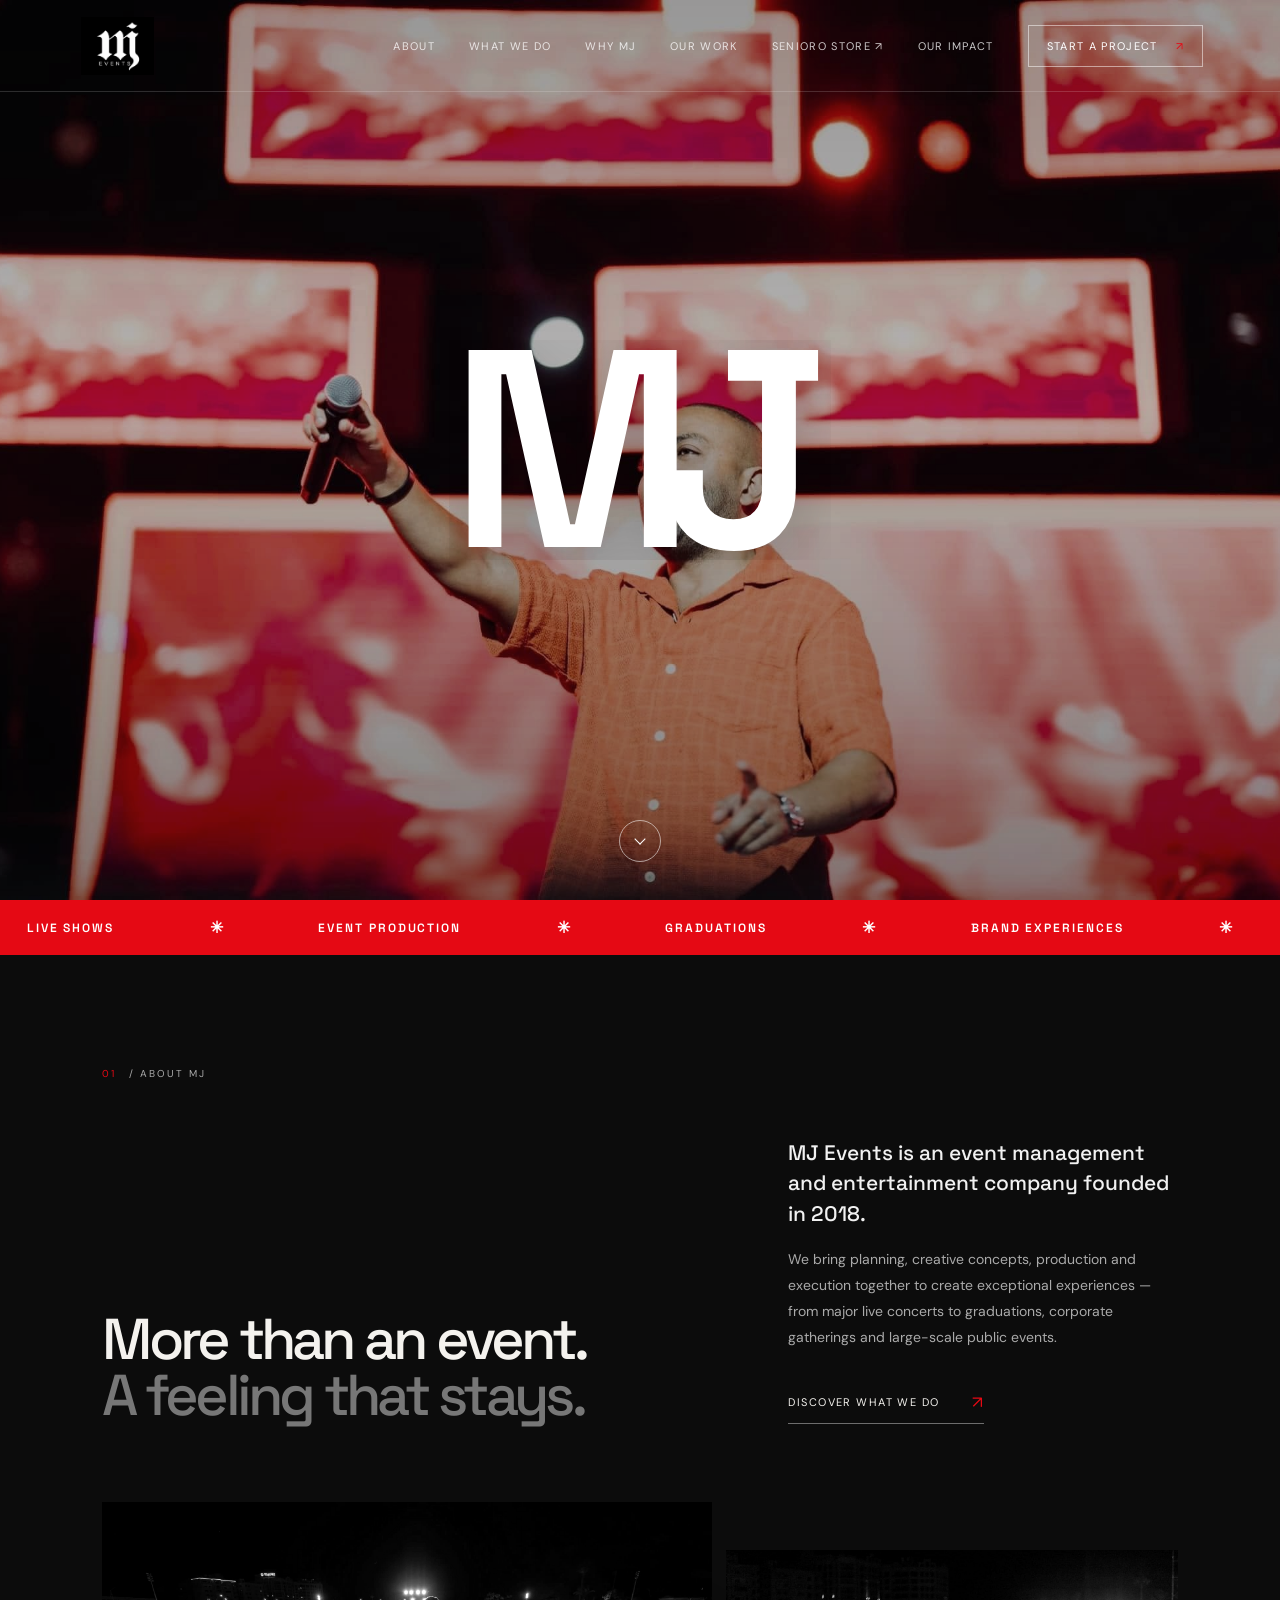
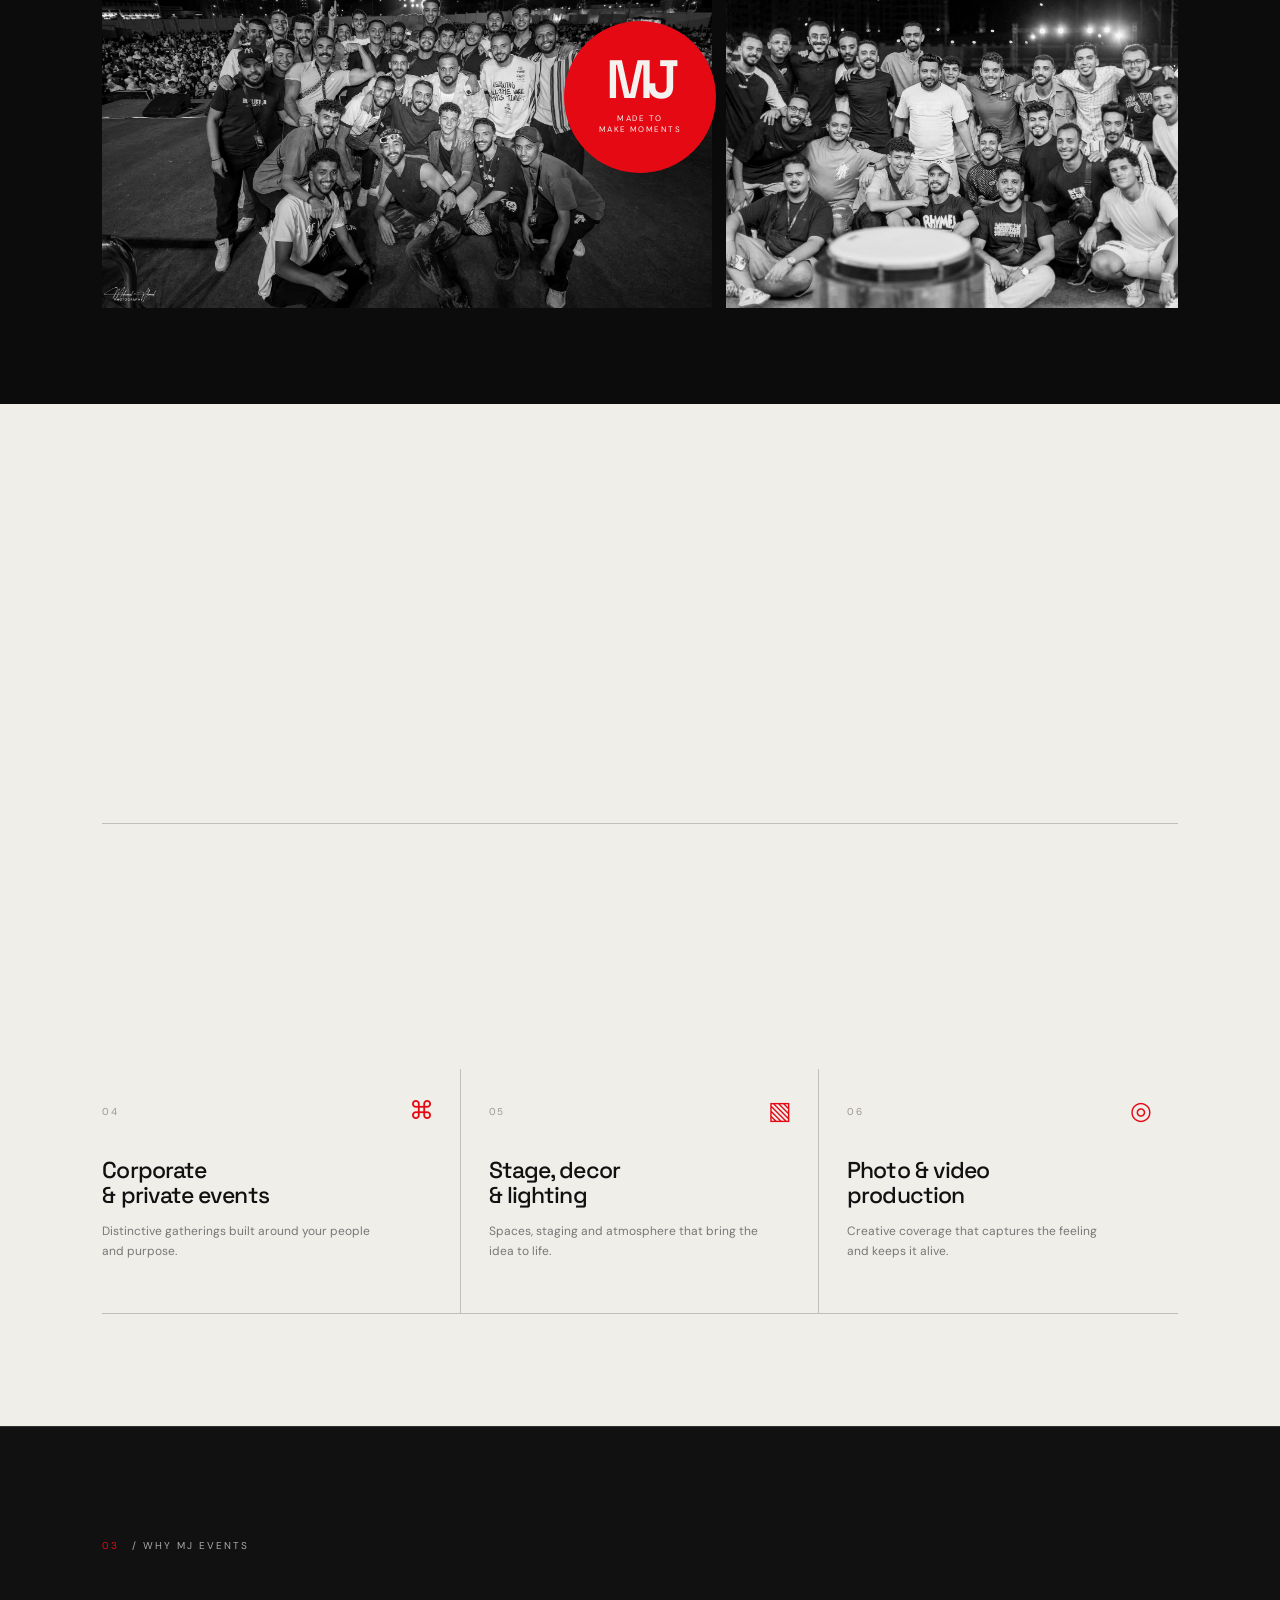
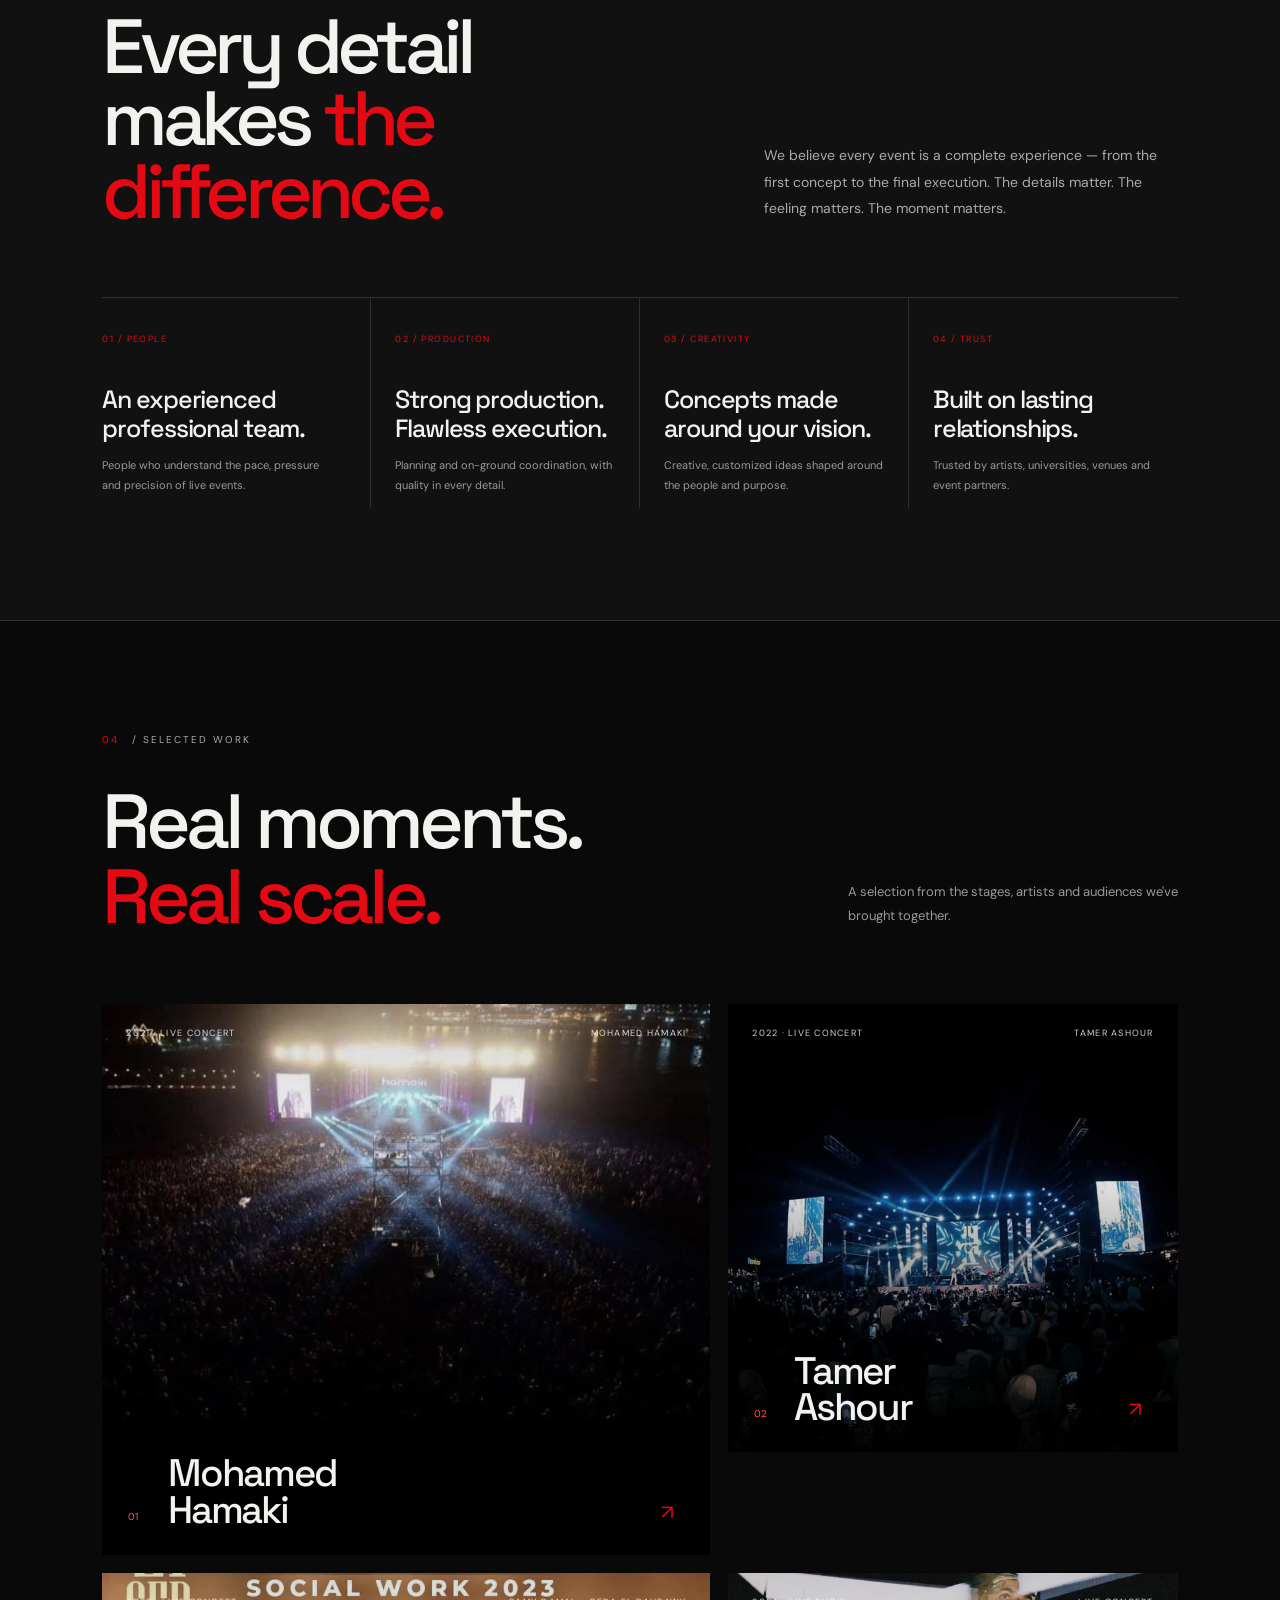
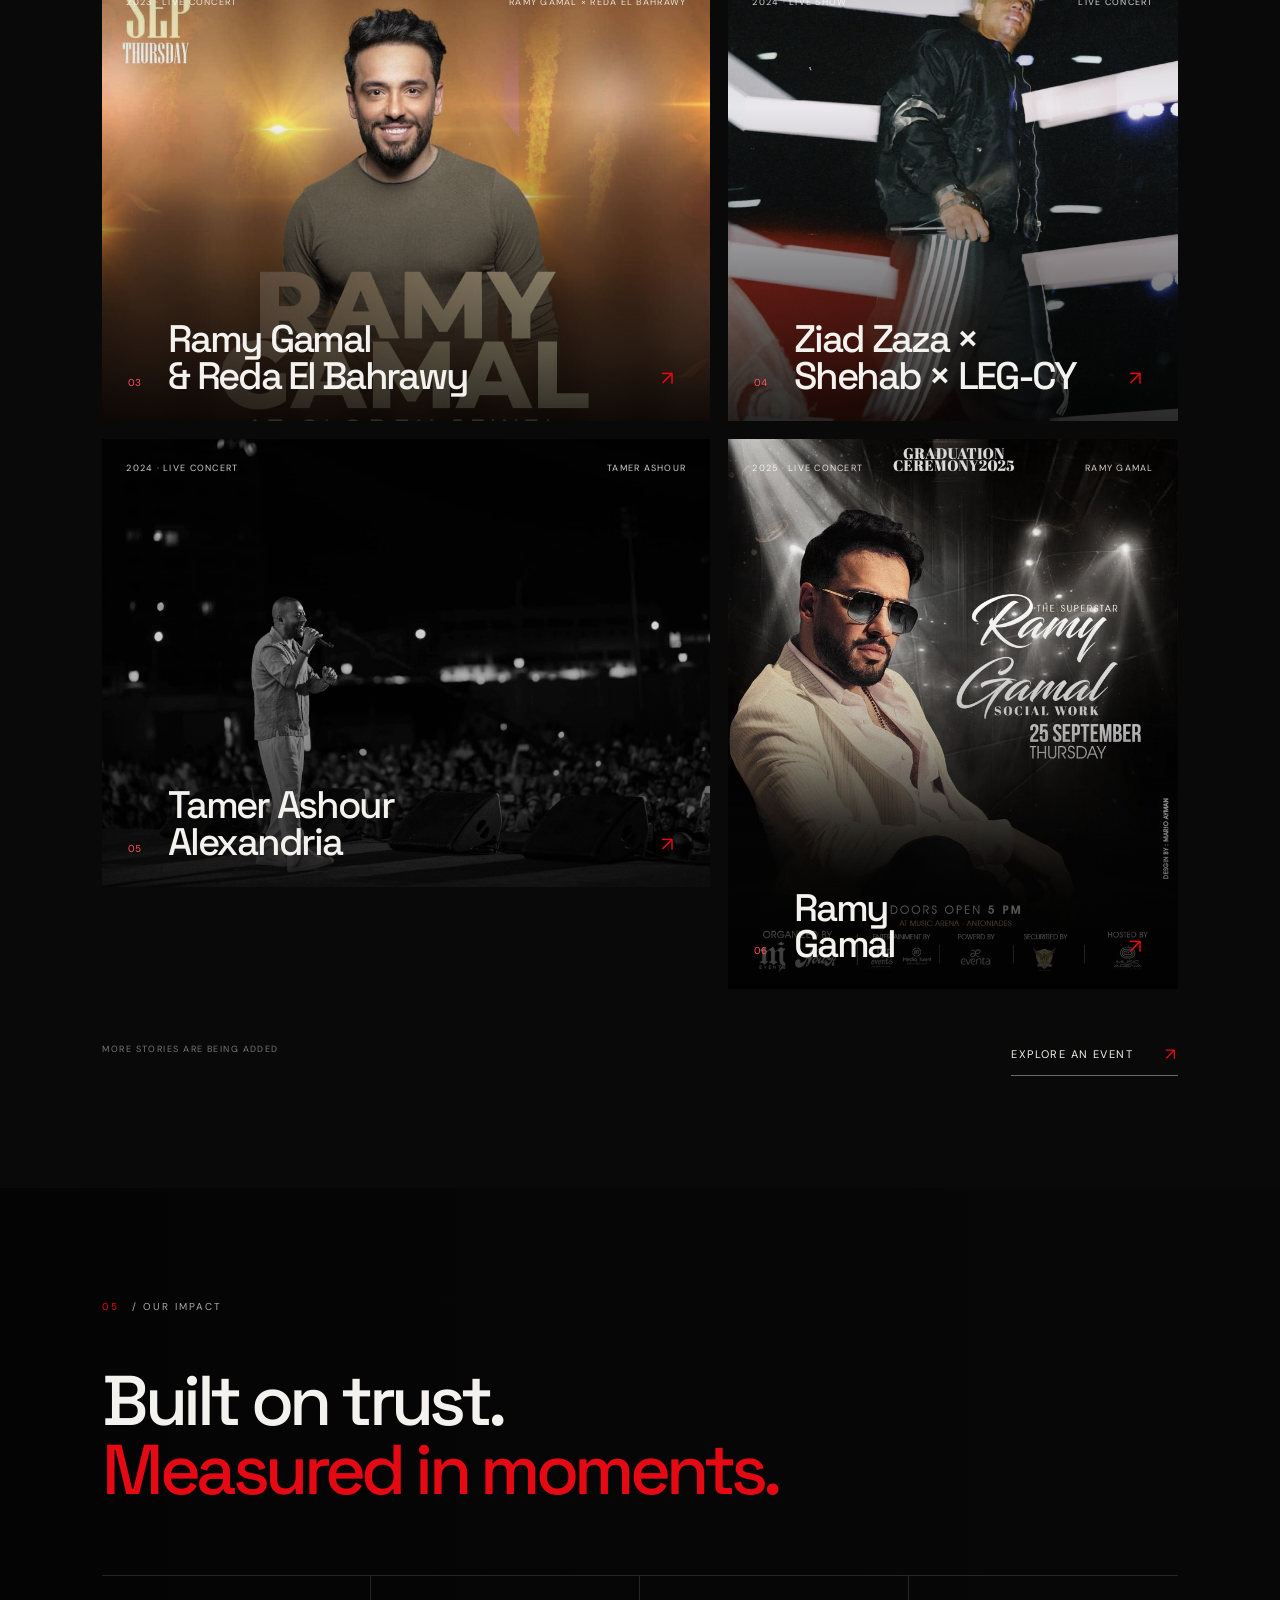
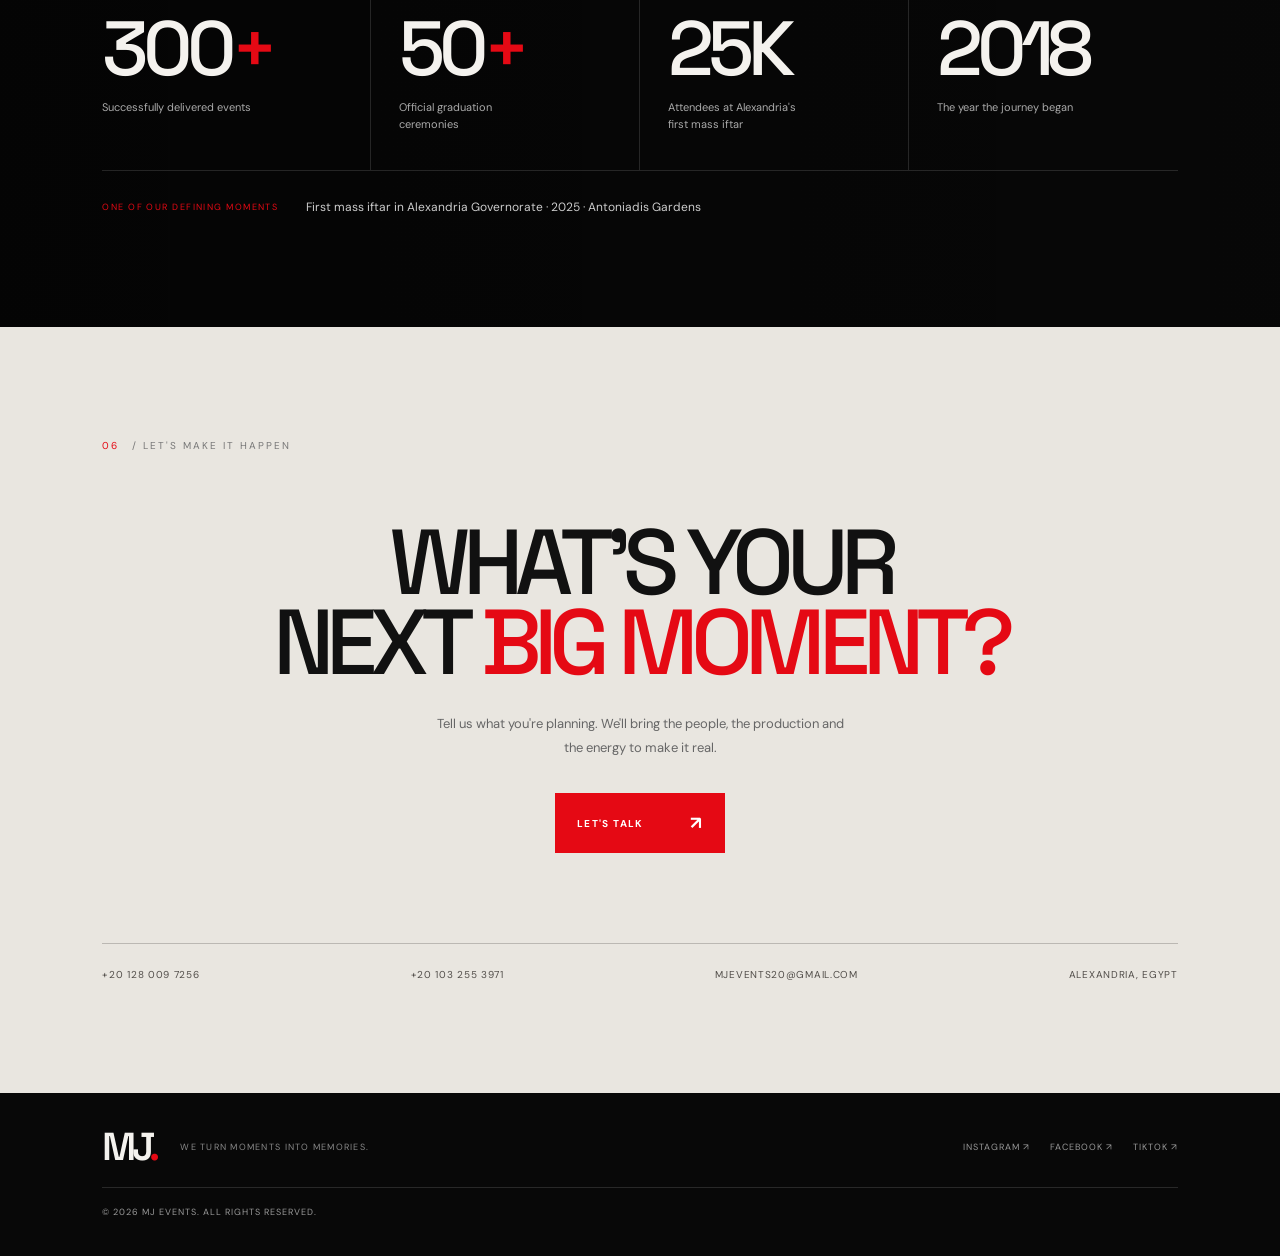
<file: index.html>
<!doctype html>
<html lang="en">
<head>
  <meta charset="UTF-8">
  <meta name="viewport" content="width=device-width, initial-scale=1">
  <meta name="theme-color" content="#080808">
  <meta name="description" content="MJ Events creates exceptional live events, concerts, graduations and brand experiences in Egypt. Delivering unforgettable experiences since 2018.">
  <title>MJ Events — We Turn Moments Into Memories</title>
  <link rel="preconnect" href="https://fonts.googleapis.com">
  <link rel="preconnect" href="https://fonts.gstatic.com" crossorigin>
  <link href="https://fonts.googleapis.com/css2?family=DM+Sans:wght@400;500;600;700&family=Space+Grotesk:wght@400;500;600;700&display=swap" rel="stylesheet">
  <link rel="stylesheet" href="/styles.css">
  <script src="/app.js" defer></script>
</head>
<body>
  <div class="site-shell">
    <header class="site-header" id="top">
      <a class="brand" href="/" aria-label="MJ Events home">
        <img src="/public/images/mjevents%20logo.png" alt="MJ Events">
      </a>
      <button class="menu-toggle" id="menu-toggle" aria-label="Open navigation" aria-expanded="false">
        <span></span><span></span>
      </button>
      <nav class="main-nav" id="main-nav" aria-label="Main navigation">
        <a href="#about">About</a>
        <a href="#services">What we do</a>
        <a href="#philosophy">Why MJ</a>
        <a href="#work">Our work</a>
        <a href="./senioro.html">Senioro Store <span class="senioro-nav-mark">↗</span></a>
        <a href="#impact">Our impact</a>
        <a class="nav-contact" href="#contact">Start a project <span>↗</span></a>
      </nav>
    </header>

    <main>
      <section class="hero" aria-label="MJ Events opening scene">
        <img class="hero-image" src="/public/images/tamerashour-24%204.jpg" alt="" fetchpriority="high">
        <div class="hero-scrim"></div>
        <div class="hero-mark" aria-label="MJ">MJ</div>
        <a class="hero-scroll" href="#about" aria-label="Scroll to explore"><span></span></a>
      </section>

      <div class="ticker" aria-label="MJ Events services">
        <div class="ticker-track">
          <span>LIVE SHOWS</span><b>✳</b><span>EVENT PRODUCTION</span><b>✳</b><span>GRADUATIONS</span><b>✳</b><span>BRAND EXPERIENCES</span><b>✳</b><span>LIVE SHOWS</span><b>✳</b><span>EVENT PRODUCTION</span><b>✳</b><span>GRADUATIONS</span><b>✳</b><span>BRAND EXPERIENCES</span><b>✳</b>
        </div>
      </div>

      <section class="intro-section section-pad" id="about">
        <div class="section-kicker"><span>01</span> / ABOUT MJ</div>
        <div class="intro-grid">
          <h2>More than an event.<br><span>A feeling that stays.</span></h2>
          <div class="intro-copy">
            <p class="lead">MJ Events is an event management and entertainment company founded in 2018.</p>
            <p>We bring planning, creative concepts, production and execution together to create exceptional experiences — from major live concerts to graduations, corporate gatherings and large-scale public events.</p>
            <a class="text-link" href="#services">Discover what we do <span>↗</span></a>
          </div>
        </div>
        <div class="about-visual">
          <img src="/public/images/our%20team.jpg" alt="The MJ Events team" loading="lazy">
          <img src="/public/images/our%20team%202.jpg" alt="MJ Events team working on an event" loading="lazy">
          <div class="about-stamp"><span>MJ</span><small>MADE TO<br>MAKE MOMENTS</small></div>
        </div>
      </section>

      <section class="services-section section-pad" id="services">
        <div class="section-heading">
          <div class="section-kicker"><span>02</span> / WHAT WE DO</div>
          <div>
            <h2>Ideas into<br><em>experiences.</em></h2>
            <p>One team. Every detail. From concept to the final moment.</p>
          </div>
        </div>
        <div class="services-grid">
          <article class="service-card"><span class="service-no">01</span><div class="service-symbol">✳</div><h3>Event planning<br>& management</h3><p>Clear direction, smart planning and confident on-ground execution.</p></article>
          <article class="service-card"><span class="service-no">02</span><div class="service-symbol">◉</div><h3>Concerts<br>& live shows</h3><p>Artist-led experiences, audience energy and show production.</p></article>
          <article class="service-card"><span class="service-no">03</span><div class="service-symbol">✦</div><h3>Graduation<br>ceremonies</h3><p>Milestone celebrations designed to feel as special as the moment.</p></article>
          <article class="service-card"><span class="service-no">04</span><div class="service-symbol">⌘</div><h3>Corporate<br>& private events</h3><p>Distinctive gatherings built around your people and purpose.</p></article>
          <article class="service-card"><span class="service-no">05</span><div class="service-symbol">▧</div><h3>Stage, decor<br>& lighting</h3><p>Spaces, staging and atmosphere that bring the idea to life.</p></article>
          <article class="service-card"><span class="service-no">06</span><div class="service-symbol">◎</div><h3>Photo & video<br>production</h3><p>Creative coverage that captures the feeling and keeps it alive.</p></article>
        </div>
      </section>

      <section class="philosophy-section section-pad" id="philosophy">
<div class="section-kicker"><span>03</span> / WHY MJ EVENTS</div>
<div class="philosophy-head"><h2>Every detail<br>makes <em>the difference.</em></h2><p>We believe every event is a complete experience — from the first concept to the final execution. The details matter. The feeling matters. The moment matters.</p></div>
<div class="philosophy-grid">
<article><span>01 / PEOPLE</span><h3>An experienced<br>professional team.</h3><p>People who understand the pace, pressure and precision of live events.</p></article>
<article><span>02 / PRODUCTION</span><h3>Strong production.<br>Flawless execution.</h3><p>Planning and on-ground coordination, with quality in every detail.</p></article>
<article><span>03 / CREATIVITY</span><h3>Concepts made<br>around your vision.</h3><p>Creative, customized ideas shaped around the people and purpose.</p></article>
<article><span>04 / TRUST</span><h3>Built on lasting<br>relationships.</h3><p>Trusted by artists, universities, venues and event partners.</p></article>
</div></section>
      <section class="work-section section-pad" id="work">
        <div class="work-heading">
          <div>
            <div class="section-kicker"><span>04</span> / SELECTED WORK</div>
            <h2>Real moments.<br><em>Real scale.</em></h2>
          </div>
          <p>A selection from the stages, artists and audiences we've brought together.</p>
        </div>
        <div class="events-grid">
          <a class="event-card event-large" href="/event.html?event=hamaki-2021">
            <img src="/public/images/hamaki-21%20-2.jpg" alt="Mohamed Hamaki live in 2021" loading="lazy">
            <div class="event-overlay"></div><div class="event-meta"><span>2021 · LIVE CONCERT</span><span>MOHAMED HAMAKI</span></div>
            <div class="event-title"><span>01</span><h3>Mohamed<br>Hamaki</h3><b>↗</b></div>
          </a>
          <a class="event-card" href="/event.html?event=tamer-ashour-2022">
            <img src="/public/images/tamerashour-22%203.jpg" alt="Tamer Ashour live in 2022" loading="lazy">
            <div class="event-overlay"></div><div class="event-meta"><span>2022 · LIVE CONCERT</span><span>TAMER ASHOUR</span></div>
            <div class="event-title"><span>02</span><h3>Tamer<br>Ashour</h3><b>↗</b></div>
          </a>
          <a class="event-card" href="/event.html?event=ramy-reda-2023">
            <img src="/public/images/redaxramygamal-23%202.jpg" alt="Ramy Gamal and Reda El Bahrawy in 2023" loading="lazy">
            <div class="event-overlay"></div><div class="event-meta"><span>2023 · LIVE CONCERT</span><span>RAMY GAMAL × REDA EL BAHRAWY</span></div>
            <div class="event-title"><span>03</span><h3>Ramy Gamal<br>& Reda El Bahrawy</h3><b>↗</b></div>
          </a>
          <a class="event-card" href="/event.html?event=zaza-shehab-2024">
            <img src="/public/images/zaza%20x%20shehab%20x%20legecy%206.jpg" alt="Ziad Zaza, Shehab El Sayed and LEG-CY in 2024" loading="lazy">
            <div class="event-overlay"></div><div class="event-meta"><span>2024 · LIVE SHOW</span><span>LIVE CONCERT</span></div>
            <div class="event-title"><span>04</span><h3>Ziad Zaza ×<br>Shehab × LEG-CY</h3><b>↗</b></div>
          </a>
          <a class="event-card" href="/event.html?event=tamer-ashour-2024">
            <img src="/public/images/tamerashour-24%203.jpg" alt="Tamer Ashour live in 2024" loading="lazy">
            <div class="event-overlay"></div><div class="event-meta"><span>2024 · LIVE CONCERT</span><span>TAMER ASHOUR</span></div>
            <div class="event-title"><span>05</span><h3>Tamer Ashour<br>Alexandria</h3><b>↗</b></div>
          </a>
          <a class="event-card event-large" href="/event.html?event=ramy-gamal-2025">
            <img src="/public/images/ramygamal%20x%20felo%20-25.jpg" alt="Ramy Gamal live in 2025" loading="lazy">
            <div class="event-overlay"></div><div class="event-meta"><span>2025 · LIVE CONCERT</span><span>RAMY GAMAL</span></div>
            <div class="event-title"><span>06</span><h3>Ramy<br>Gamal</h3><b>↗</b></div>
          </a>
        </div>
        <div class="work-foot"><span>MORE STORIES ARE BEING ADDED</span><a class="text-link" href="/event.html?event=hamaki-2021">Explore an event <span>↗</span></a></div>
      </section>

      <section class="impact-section" id="impact">
        <div class="impact-backdrop"></div>
        <div class="impact-content section-pad">
          <div class="section-kicker"><span>05</span> / OUR IMPACT</div>
          <h2>Built on trust.<br><em>Measured in moments.</em></h2>
          <div class="stats-grid">
            <div class="stat"><strong>300<span>+</span></strong><p>Successfully delivered events</p></div>
            <div class="stat"><strong>50<span>+</span></strong><p>Official graduation ceremonies</p></div>
            <div class="stat"><strong>25K</strong><p>Attendees at Alexandria's first mass iftar</p></div>
            <div class="stat"><strong>2018</strong><p>The year the journey began</p></div>
          </div>
          <div class="iftar-note"><span>ONE OF OUR DEFINING MOMENTS</span><p>First mass iftar in Alexandria Governorate · 2025 · Antoniadis Gardens</p></div>
        </div>
      </section>

      <section class="contact-section section-pad" id="contact">
        <div class="section-kicker"><span>06</span> / LET'S MAKE IT HAPPEN</div>
        <div class="contact-inner">
          <h2>WHAT'S YOUR<br>NEXT <em>BIG MOMENT?</em></h2>
          <p>Tell us what you're planning. We'll bring the people, the production and the energy to make it real.</p>
          <a class="contact-button" href="mailto:mjevents20@gmail.com">LET'S TALK <span>↗</span></a>
        </div>
        <div class="contact-details">
          <a href="tel:+201280097256">+20 128 009 7256</a>
          <a href="tel:+201032553971">+20 103 255 3971</a>
          <a href="mailto:mjevents20@gmail.com">MJEVENTS20@GMAIL.COM</a>
          <span>ALEXANDRIA, EGYPT</span>
        </div>
      </section>
    </main>

    <footer class="site-footer">
      <a class="footer-brand" href="#top">MJ<span>.</span></a>
      <p>WE TURN MOMENTS INTO MEMORIES.</p>
      <div class="footer-socials">
        <a href="https://www.instagram.com/mjeventsofficial/" target="_blank" rel="noopener noreferrer">INSTAGRAM ↗</a>
        <a href="https://www.facebook.com/share/1847Q61F31/" target="_blank" rel="noopener noreferrer">FACEBOOK ↗</a>
        <a href="https://www.tiktok.com/@mjevents1" target="_blank" rel="noopener noreferrer">TIKTOK ↗</a>
      </div>
      <small>© <span id="year">2026</span> MJ EVENTS. ALL RIGHTS RESERVED.</small>
    </footer>
  </div>
</body>
</html>
</file>
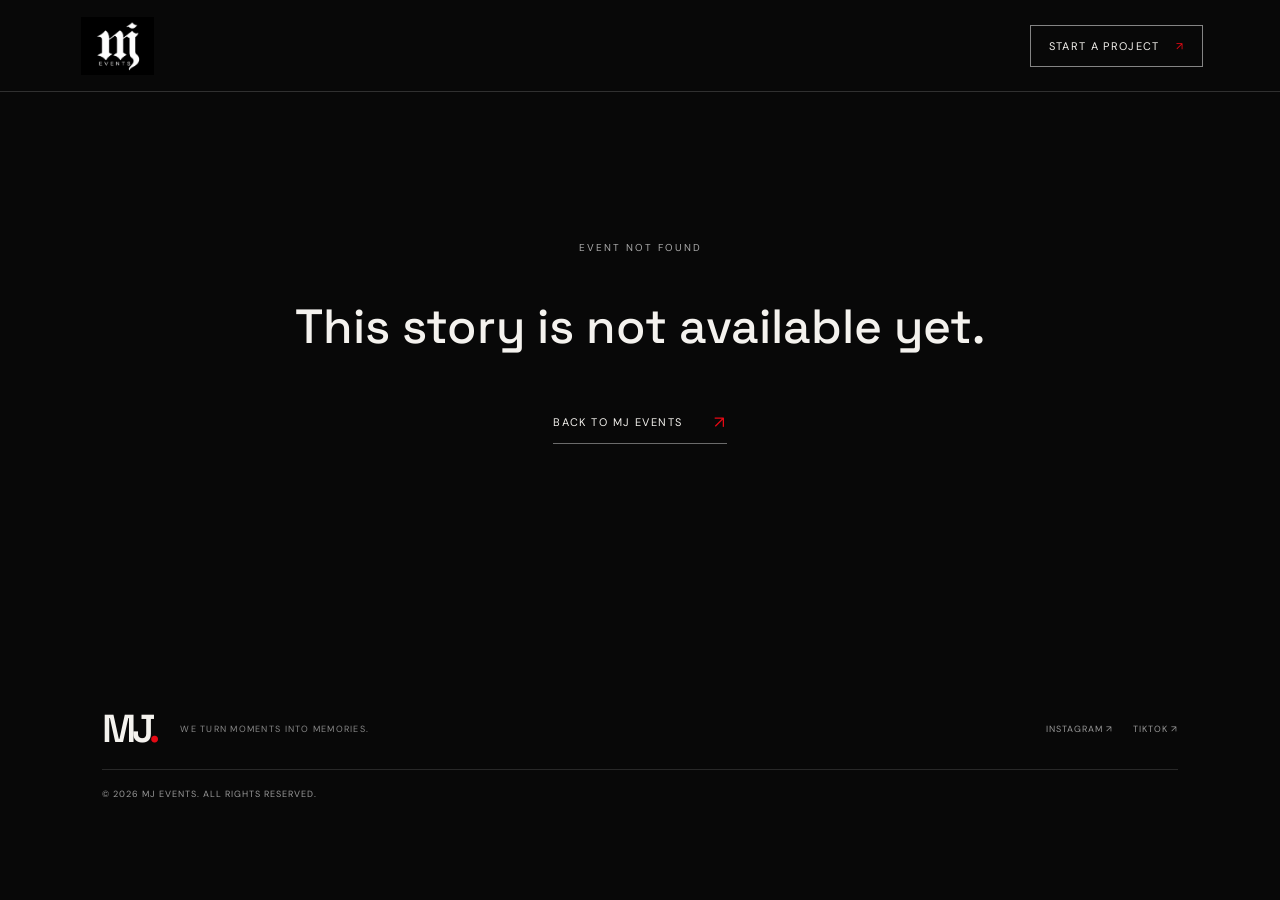
<file: event.html>
<!doctype html>
<html lang="en">
<head>
  <meta charset="UTF-8">
  <meta name="viewport" content="width=device-width, initial-scale=1">
  <meta name="theme-color" content="#080808">
  <meta name="description" content="Explore an MJ Events production and event gallery.">
  <title>Event Story — MJ Events</title>
  <link rel="preconnect" href="https://fonts.googleapis.com">
  <link rel="preconnect" href="https://fonts.gstatic.com" crossorigin>
  <link href="https://fonts.googleapis.com/css2?family=DM+Sans:wght@400;500;600;700&family=Space+Grotesk:wght@400;500;600;700&display=swap" rel="stylesheet">
  <link rel="stylesheet" href="/styles.css">
  <link rel="stylesheet" href="/event.css">
  <script src="/app.js" defer></script>
</head>
<body class="event-page">
  <header class="site-header">
    <a class="brand" href="/" aria-label="MJ Events home"><img src="/public/images/mjevents%20logo.png" alt="MJ Events"></a>
    <a class="nav-contact" href="/#contact">Start a project <span>↗</span></a>
  </header>
  <main id="event-detail"></main>
  <footer class="site-footer">
    <a class="footer-brand" href="/">MJ<span>.</span></a>
    <p>WE TURN MOMENTS INTO MEMORIES.</p>
    <div class="footer-socials"><a href="https://www.instagram.com/mjeventsofficial/" target="_blank" rel="noopener noreferrer">INSTAGRAM ↗</a><a href="https://www.tiktok.com/@mjevents1" target="_blank" rel="noopener noreferrer">TIKTOK ↗</a></div>
    <small>© 2026 MJ EVENTS. ALL RIGHTS RESERVED.</small>
  </footer>
</body>
</html>
</file>
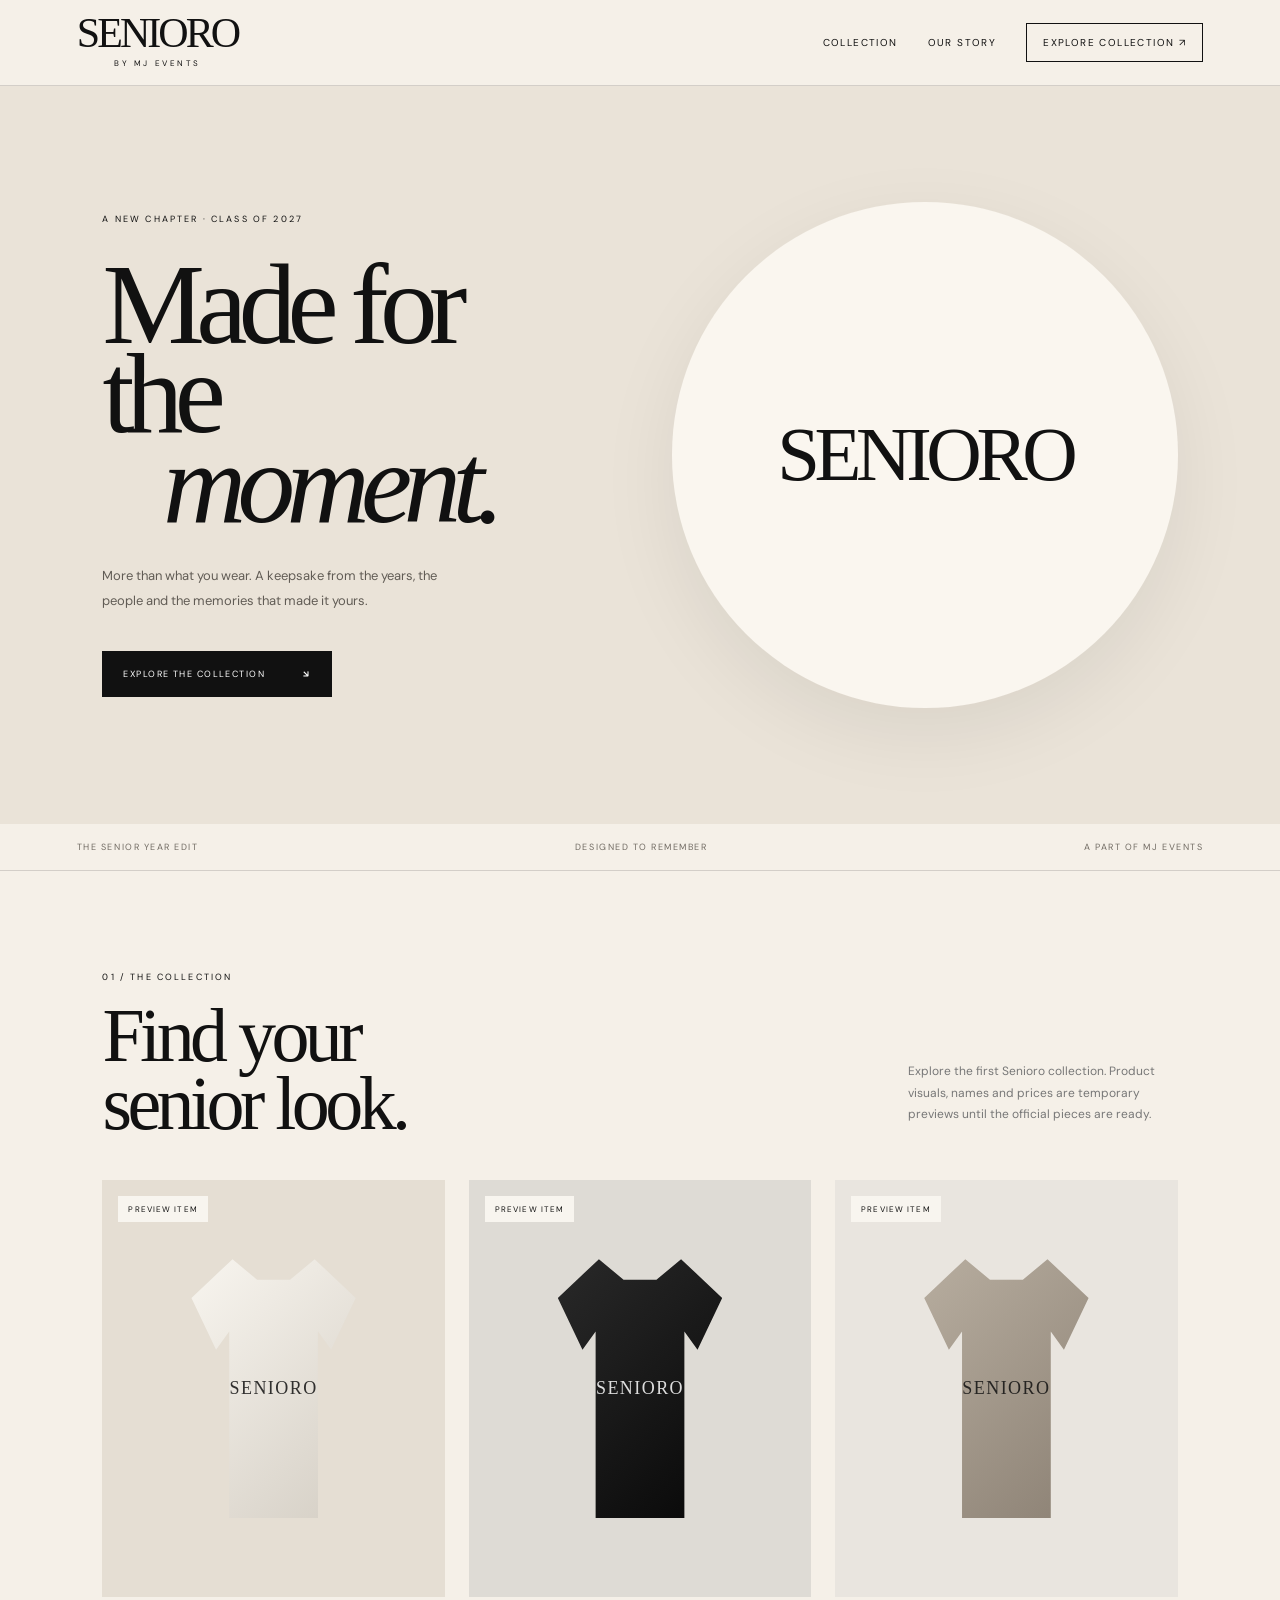
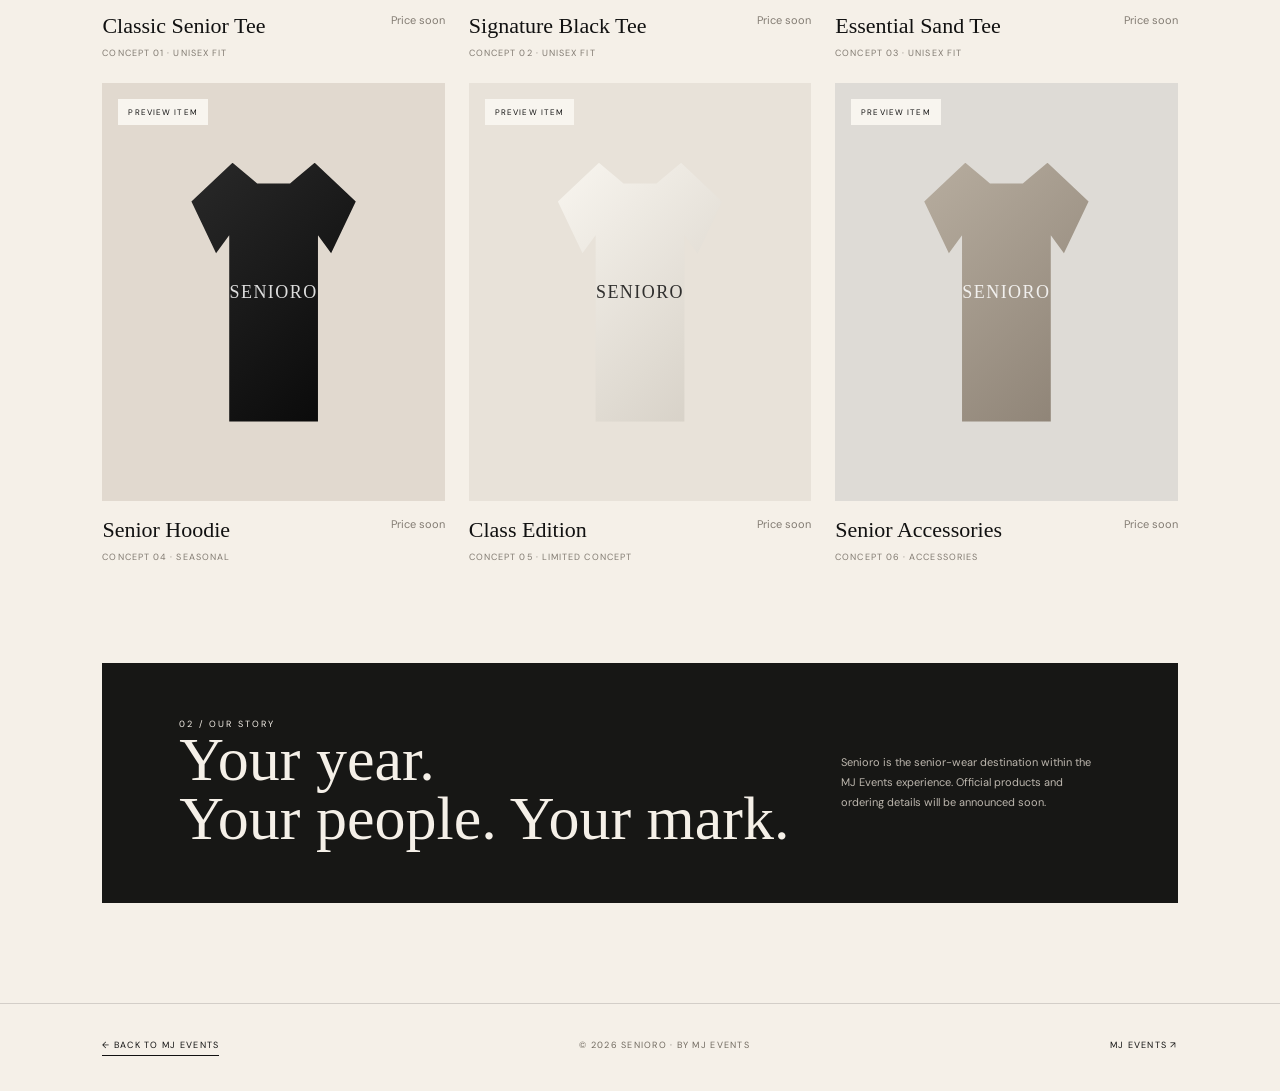
<file: senioro.html>
<!doctype html>
<html lang="en">
<head>
<meta charset="utf-8"><meta name="viewport" content="width=device-width,initial-scale=1"><meta name="theme-color" content="#f5f0e8">
<meta name="description" content="Senioro — senior year essentials. A store by MJ Events.">
<title>SENIORO — Senior Year, Made Yours</title>
<link rel="preconnect" href="https://fonts.googleapis.com"><link rel="preconnect" href="https://fonts.gstatic.com" crossorigin>
<link href="https://fonts.googleapis.com/css2?family=Bodoni+Moda:opsz,wght@6..96,400;6..96,500&family=DM+Sans:wght@400;500;600;700&display=swap" rel="stylesheet">
<link rel="stylesheet" href="./senioro.css">
</head>
<body>
<header class="sr-header"><a class="sr-brand" href="/senioro.html" aria-label="Senioro home">SENIORO<small>BY MJ EVENTS</small></a><nav class="sr-nav"><a href="#collection">Collection</a><a href="#about">Our story</a><a class="sr-bag" href="#collection">Explore collection ↗</a></nav></header>
<main>
<section class="sr-hero"><div class="sr-hero-copy"><div class="overline">A NEW CHAPTER · CLASS OF 2027</div><h1>Made for<br>the <span>moment.</span></h1><p>More than what you wear. A keepsake from the years, the people and the memories that made it yours.</p><a class="sr-cta" href="#collection">Explore the collection <b>↘</b></a></div><div class="sr-hero-mark"><span>SENIORO</span></div></section>
<div class="sr-note"><span>THE SENIOR YEAR EDIT</span><span>DESIGNED TO REMEMBER</span><span>A PART OF MJ EVENTS</span></div>
<section class="sr-section" id="collection"><div class="sr-section-head"><div><div class="sr-kicker">01 / THE COLLECTION</div><h2>Find your<br>senior look.</h2></div><p>Explore the first Senioro collection. Product visuals, names and prices are temporary previews until the official pieces are ready.</p></div>
<div class="sr-grid">
<article class="sr-card"><div class="sr-product-art"><span class="sr-temp">Preview item</span><span class="sr-monogram">SENIORO</span></div><div class="sr-card-info"><h3>Classic Senior Tee</h3><span class="sr-placeholder-price">Price soon</span></div><div class="sr-card-meta">Concept 01 · Unisex fit</div></article>
<article class="sr-card"><div class="sr-product-art"><span class="sr-temp">Preview item</span><span class="sr-monogram">SENIORO</span></div><div class="sr-card-info"><h3>Signature Black Tee</h3><span class="sr-placeholder-price">Price soon</span></div><div class="sr-card-meta">Concept 02 · Unisex fit</div></article>
<article class="sr-card"><div class="sr-product-art"><span class="sr-temp">Preview item</span><span class="sr-monogram">SENIORO</span></div><div class="sr-card-info"><h3>Essential Sand Tee</h3><span class="sr-placeholder-price">Price soon</span></div><div class="sr-card-meta">Concept 03 · Unisex fit</div></article>
<article class="sr-card"><div class="sr-product-art"><span class="sr-temp">Preview item</span><span class="sr-monogram">SENIORO</span></div><div class="sr-card-info"><h3>Senior Hoodie</h3><span class="sr-placeholder-price">Price soon</span></div><div class="sr-card-meta">Concept 04 · Seasonal</div></article>
<article class="sr-card"><div class="sr-product-art"><span class="sr-temp">Preview item</span><span class="sr-monogram">SENIORO</span></div><div class="sr-card-info"><h3>Class Edition</h3><span class="sr-placeholder-price">Price soon</span></div><div class="sr-card-meta">Concept 05 · Limited concept</div></article>
<article class="sr-card"><div class="sr-product-art"><span class="sr-temp">Preview item</span><span class="sr-monogram">SENIORO</span></div><div class="sr-card-info"><h3>Senior Accessories</h3><span class="sr-placeholder-price">Price soon</span></div><div class="sr-card-meta">Concept 06 · Accessories</div></article>
</div></section>
<section class="sr-banner" id="about"><div><div class="sr-kicker">02 / OUR STORY</div><h2>Your year.<br>Your people. Your mark.</h2></div><p>Senioro is the senior-wear destination within the MJ Events experience. Official products and ordering details will be announced soon.</p></section>
</main>
<footer class="sr-footer"><a href="/" class="sr-back">← Back to MJ Events</a><span>© 2026 SENIORO · BY MJ EVENTS</span><a href="https://www.instagram.com/mjevents/" target="_blank" rel="noopener noreferrer">MJ EVENTS ↗</a></footer>
</body></html>
</file>
<file: styles.css>
:root{--bg:#080808;--panel:#111;--text:#f4f2ee;--muted:#9d9b98;--red:#e50914;--line:rgba(255,255,255,.13);--font:"Space Grotesk","DM Sans",sans-serif}
*{box-sizing:border-box}html{scroll-behavior:smooth;scroll-padding-top:90px}body{margin:0;background:var(--bg);color:var(--text);font-family:"DM Sans",sans-serif;-webkit-font-smoothing:antialiased}body.menu-open{overflow:hidden}a{color:inherit;text-decoration:none}img{display:block;max-width:100%}.site-shell{overflow:hidden}.site-header{position:absolute;z-index:20;top:0;left:0;width:100%;height:92px;padding:0 6vw;display:flex;align-items:center;justify-content:space-between;border-bottom:1px solid rgba(255,255,255,.16)}.brand{display:flex;align-items:center;width:82px;height:60px}.brand img{width:100%;max-height:58px;object-fit:contain}.main-nav{display:flex;align-items:center;gap:34px}.main-nav a{font-size:11px;letter-spacing:.12em;text-transform:uppercase;color:rgba(255,255,255,.78);transition:color .25s}.main-nav a:hover,.main-nav a:focus-visible{color:#fff}.main-nav .nav-contact{border:1px solid rgba(255,255,255,.5);padding:13px 18px;color:white}.nav-contact span{color:var(--red);margin-left:14px}.menu-toggle{display:none}.hero{position:relative;min-height:790px;height:min(100vh,980px);max-height:1080px;display:flex;align-items:flex-end;padding:140px 8vw 9vh;isolation:isolate;background:#121212}.hero-image,.hero-scrim{position:absolute;inset:0;width:100%;height:100%;z-index:-2}.hero-image{object-fit:cover;object-position:center 35%;filter:saturate(.72)}.hero-scrim{z-index:-1;background:linear-gradient(90deg,rgba(0,0,0,.86) 0%,rgba(0,0,0,.48) 53%,rgba(0,0,0,.16) 100%),linear-gradient(0deg,rgba(0,0,0,.78),transparent 68%)}.hero-topline{position:absolute;top:122px;left:8vw;right:8vw;display:flex;justify-content:space-between;gap:20px;color:rgba(255,255,255,.66);font-size:9px;letter-spacing:.2em}.hero-topline i,.red-dot{display:inline-block;width:6px;height:6px;border-radius:50%;background:var(--red);margin:0 9px 1px}.hero-content{width:min(100%,1150px)}.eyebrow,.section-kicker{font-size:10px;letter-spacing:.2em;text-transform:uppercase;color:#c7c4c0}.eyebrow{margin-bottom:28px}.hero h1{font-family:var(--font);font-size:clamp(66px,10vw,148px);font-weight:600;line-height:.86;letter-spacing:-.085em;margin:0;max-width:1100px}.hero h1 em,.section-heading h2 em,.work-heading h2 em,.impact-content h2 em,.contact-inner h2 em{font-style:normal;color:var(--red)}.hero-bottomline{display:flex;align-items:flex-end;justify-content:space-between;margin-top:45px;max-width:670px}.hero-bottomline p{font-size:14px;line-height:1.7;color:rgba(255,255,255,.76);margin:0}.round-link{width:54px;height:54px;border:1px solid rgba(255,255,255,.6);border-radius:50%;display:grid;place-items:center;font-size:24px;transition:.25s}.round-link:hover{background:#fff;color:#080808;transform:translateY(4px)}.hero-index{position:absolute;bottom:42px;right:8vw;font-size:10px;letter-spacing:.18em;color:rgba(255,255,255,.55)}.hero-index span{color:#fff}.ticker{overflow:hidden;background:var(--red);color:#fff;white-space:nowrap;padding:17px 0}.ticker-track{display:flex;align-items:center;justify-content:space-around;gap:42px;width:max-content;min-width:200%;animation:ticker 32s linear infinite}.ticker span{font:600 12px var(--font);letter-spacing:.16em}.ticker b{font-size:16px}.section-pad{padding:130px 8vw}.section-kicker{color:#aaa}.section-kicker span{color:var(--red);margin-right:8px}.intro-section{background:#0c0c0c}.intro-grid{display:grid;grid-template-columns:1.2fr .8fr;gap:8vw;margin-top:58px;align-items:end}.intro-grid h2,.section-heading h2,.work-heading h2,.impact-content h2{font:500 clamp(42px,5.2vw,76px)/.98 var(--font);letter-spacing:-.065em;margin:0}.intro-grid h2 span{color:#777}.intro-copy{max-width:440px}.intro-copy p{color:#aaa;font-size:14px;line-height:1.85;margin:0 0 18px}.intro-copy .lead{font:500 21px/1.45 var(--font);color:#f1f1f1}.text-link{display:inline-flex;gap:32px;align-items:center;border-bottom:1px solid rgba(255,255,255,.4);padding:0 0 10px;margin-top:22px;font-size:11px;letter-spacing:.13em;text-transform:uppercase}.text-link span{color:var(--red);font-size:17px}.about-visual{margin-top:78px;display:grid;grid-template-columns:1.35fr 1fr;gap:14px;position:relative;height:390px}.about-visual img{width:100%;height:100%;object-fit:cover;filter:grayscale(100%) contrast(1.05)}.about-visual img:nth-child(2){margin-top:48px;height:calc(100% - 48px)}.about-stamp{position:absolute;left:50%;top:50%;transform:translate(-50%,-50%);width:152px;height:152px;border-radius:50%;background:var(--red);display:flex;flex-direction:column;align-items:center;justify-content:center;box-shadow:0 20px 70px rgba(0,0,0,.45)}.about-stamp span{font:600 54px/.8 var(--font);letter-spacing:-.12em}.about-stamp small{font-size:8px;letter-spacing:.18em;text-align:center;line-height:1.4;margin-top:12px}.services-section{background:#f0eee9;color:#111}.services-section .section-kicker{color:#65615d}.section-heading{display:grid;grid-template-columns:.65fr 1.35fr;gap:5vw}.section-heading h2{font-size:clamp(54px,7vw,94px)}.section-heading>div:last-child>p,.work-heading>p{color:#777;max-width:330px;font-size:13px;line-height:1.8;margin:28px 0 0}.services-grid{display:grid;grid-template-columns:repeat(3,1fr);border-top:1px solid rgba(0,0,0,.2);margin-top:82px}.service-card{position:relative;min-height:245px;padding:30px 28px 28px 0;border-bottom:1px solid rgba(0,0,0,.2)}.service-card:not(:nth-child(3n)){border-right:1px solid rgba(0,0,0,.2);padding-right:28px}.service-card:nth-child(3n+2),.service-card:nth-child(3n){padding-left:28px}.service-no{font-size:10px;color:#9c9790;letter-spacing:.15em}.service-symbol{position:absolute;right:26px;top:25px;font-size:25px;color:var(--red)}.service-card h3{font:500 25px/1.08 var(--font);letter-spacing:-.04em;margin:38px 0 13px}.service-card p{font-size:12px;line-height:1.7;color:#777;max-width:270px;margin:0}.work-section{background:#090909}.work-heading{display:flex;justify-content:space-between;align-items:flex-end;gap:40px}.work-heading h2{font-size:clamp(54px,7vw,94px);margin-top:38px}.work-heading>p{color:#999;margin-bottom:7px}.events-grid{display:grid;grid-template-columns:1.15fr .85fr;gap:18px;margin-top:70px}.event-card{position:relative;min-height:390px;height:35vw;max-height:520px;overflow:hidden;background:#1d1d1d;isolation:isolate}.event-card.event-large{min-height:470px;height:43vw;max-height:630px}.event-card img,.event-overlay{position:absolute;inset:0;width:100%;height:100%;z-index:-2}.event-card img{object-fit:cover;transition:transform .7s cubic-bezier(.2,.8,.2,1);filter:saturate(.82)}.event-card:hover img{transform:scale(1.045)}.event-overlay{z-index:-1;background:linear-gradient(180deg,rgba(0,0,0,.15),transparent 30%,rgba(0,0,0,.82))}.event-meta{position:absolute;top:23px;left:24px;right:24px;display:flex;justify-content:space-between;gap:12px;font-size:9px;letter-spacing:.14em;color:rgba(255,255,255,.82)}.event-title{position:absolute;bottom:27px;left:26px;right:24px;display:grid;grid-template-columns:30px 1fr 25px;gap:10px;align-items:end}.event-title>span{font-size:10px;color:#ff535a;padding-bottom:5px}.event-title h3{font:500 clamp(28px,3.7vw,48px)/.94 var(--font);letter-spacing:-.06em;margin:0}.event-title b{font-size:20px;font-weight:400;color:var(--red);padding-bottom:3px}.work-foot{display:flex;align-items:center;justify-content:space-between;margin-top:32px}.work-foot>span{font-size:9px;letter-spacing:.16em;color:#777}.impact-section{position:relative;isolation:isolate;background:#111}.impact-backdrop{position:absolute;inset:0;z-index:-1;background:linear-gradient(90deg,rgba(0,0,0,.95),rgba(0,0,0,.72)),url('/public/images/zaza%20x%20shehab%20x%20legecy%206.jpg') center/cover fixed;opacity:.8}.impact-content h2{margin:54px 0 70px;font-size:clamp(48px,6vw,82px)}.stats-grid{display:grid;grid-template-columns:repeat(4,1fr);border-top:1px solid var(--line);border-bottom:1px solid var(--line)}.stat{padding:34px 22px 36px 0;border-right:1px solid var(--line)}.stat:not(:first-child){padding-left:28px}.stat:last-child{border-right:0}.stat strong{display:block;font:500 clamp(48px,6vw,78px)/1 var(--font);letter-spacing:-.08em}.stat strong span{color:var(--red)}.stat p{font-size:11px;line-height:1.6;color:#aaa;max-width:150px;margin:12px 0 0}.iftar-note{display:flex;gap:28px;align-items:center;margin-top:28px}.iftar-note span{font-size:9px;letter-spacing:.16em;color:var(--red)}.iftar-note p{font-size:12px;color:#ccc;margin:0}.contact-section{background:#e9e6e0;color:#111}.contact-section .section-kicker{color:#777}.contact-inner{max-width:900px;margin:70px auto 90px;text-align:center}.contact-inner h2{font:500 clamp(55px,8.7vw,118px)/.87 var(--font);letter-spacing:-.085em;margin:0}.contact-inner h2 em{color:var(--red)}.contact-inner>p{max-width:420px;margin:30px auto 0;color:#666;font-size:13px;line-height:1.8}.contact-button{display:inline-flex;align-items:center;gap:46px;padding:18px 22px;background:var(--red);color:#fff;margin-top:34px;font-size:10px;font-weight:700;letter-spacing:.14em}.contact-button span{font-size:18px}.contact-details{display:flex;justify-content:space-between;gap:22px;flex-wrap:wrap;border-top:1px solid rgba(0,0,0,.2);padding-top:24px;font-size:10px;letter-spacing:.07em;color:#514d49}.site-footer{background:#080808;min-height:150px;padding:38px 8vw;display:grid;grid-template-columns:auto 1fr auto;align-items:center;gap:25px}.footer-brand{font:600 39px/.8 var(--font);letter-spacing:-.12em}.footer-brand span{color:var(--red)}.site-footer>p{font-size:9px;letter-spacing:.14em;color:#888}.footer-socials{display:flex;gap:20px}.footer-socials a,.site-footer small{font-size:9px;letter-spacing:.11em;color:#999}.site-footer small{grid-column:1/-1;border-top:1px solid var(--line);padding-top:18px}.reveal-ready .reveal{opacity:0;transform:translateY(18px);transition:opacity .7s ease,transform .7s ease}.reveal-ready .reveal.is-visible{opacity:1;transform:none}
@keyframes ticker{to{transform:translateX(-50%)}}@media(max-width:900px){.site-header{height:78px;padding:0 6vw}.main-nav{gap:18px}.main-nav a{font-size:9px}.hero{min-height:700px;height:90vh;padding-left:6vw;padding-right:6vw}.hero-topline{left:6vw;right:6vw;top:105px}.section-pad{padding:100px 6vw}.intro-grid{gap:5vw}.services-grid{grid-template-columns:repeat(2,1fr)}.service-card:not(:nth-child(3n)){border-right:0;padding-right:0}.service-card:nth-child(3n+2),.service-card:nth-child(3n){padding-left:0}.service-card:nth-child(odd){border-right:1px solid rgba(0,0,0,.2);padding-right:24px}.service-card:nth-child(even){padding-left:24px}.stats-grid{grid-template-columns:repeat(2,1fr)}.stat:nth-child(2){border-right:0}.stat:nth-child(n+3){border-top:1px solid var(--line)}.stat:nth-child(3){padding-left:0}.site-footer{padding-left:6vw;padding-right:6vw}.contact-details{gap:16px}}
@media(max-width:640px){.site-header{height:72px}.brand{width:68px}.menu-toggle{display:flex;width:44px;height:44px;border:1px solid rgba(255,255,255,.35);background:transparent;flex-direction:column;justify-content:center;align-items:center;gap:6px;position:relative;z-index:30}.menu-toggle span{display:block;width:17px;height:1px;background:#fff;transition:.25s}.menu-toggle[aria-expanded=true] span:first-child{transform:translateY(3.5px) rotate(45deg)}.menu-toggle[aria-expanded=true] span:last-child{transform:translateY(-3.5px) rotate(-45deg)}.main-nav{position:fixed;inset:0;background:#090909;display:flex;flex-direction:column;justify-content:center;align-items:flex-start;padding:30px 12vw;gap:25px;transform:translateY(-100%);visibility:hidden;transition:transform .35s ease,visibility .35s}.main-nav.is-open{transform:translateY(0);visibility:visible}.main-nav a{font:500 28px var(--font);letter-spacing:-.04em;text-transform:none;color:#fff}.main-nav .nav-contact{font-size:14px;margin-top:12px;padding:14px 18px}.hero{min-height:690px;height:92svh;max-height:none;padding:120px 6vw 85px}.hero-image{object-position:55% center}.hero-scrim{background:linear-gradient(90deg,rgba(0,0,0,.72),rgba(0,0,0,.28)),linear-gradient(0deg,rgba(0,0,0,.85),transparent 72%)}.hero-topline{top:93px;left:6vw;right:6vw;font-size:7px;letter-spacing:.13em}.hero-topline span:last-child{display:none}.hero h1{font-size:clamp(58px,14vw,88px);letter-spacing:-.085em}.eyebrow{font-size:8px;margin-bottom:22px}.hero-bottomline{margin-top:30px}.hero-bottomline p{font-size:11px}.round-link{width:44px;height:44px}.hero-index{bottom:27px;right:6vw}.ticker{padding:13px 0}.ticker-track{gap:24px}.ticker span{font-size:10px}.section-pad{padding:78px 6vw}.intro-grid{grid-template-columns:1fr;gap:24px;margin-top:38px}.intro-grid h2,.section-heading h2,.work-heading h2{font-size:clamp(42px,11vw,62px)}.intro-copy .lead{font-size:18px}.intro-copy p{font-size:12px}.about-visual{height:260px;margin-top:55px;gap:8px}.about-visual img:nth-child(2){margin-top:30px;height:calc(100% - 30px)}.about-stamp{width:110px;height:110px}.about-stamp span{font-size:40px}.about-stamp small{font-size:7px}.section-heading{grid-template-columns:1fr;gap:32px}.section-heading>div:last-child>p{margin-top:17px}.services-grid{margin-top:48px;grid-template-columns:1fr 1fr}.service-card{min-height:220px;padding-top:24px;padding-bottom:20px}.service-card h3{font-size:20px;margin-top:35px}.service-card p{font-size:11px}.service-symbol{right:12px;top:20px;font-size:19px}.service-card:nth-child(odd){padding-right:16px}.service-card:nth-child(even){padding-left:16px}.service-no{font-size:9px}.work-heading{display:block}.work-heading h2{margin-top:35px}.work-heading>p{margin-top:20px}.events-grid{grid-template-columns:1fr;gap:12px;margin-top:42px}.event-card,.event-card.event-large{height:440px;min-height:0}.event-title h3{font-size:38px}.event-meta{font-size:8px;left:17px;right:17px;top:17px}.event-title{left:18px;right:18px;bottom:20px}.work-foot{align-items:flex-start;flex-direction:column;gap:8px}.impact-content h2{margin:38px 0 45px;font-size:clamp(42px,10.5vw,62px)}.stats-grid{grid-template-columns:1fr 1fr}.stat{padding:25px 10px 25px 0}.stat:not(:first-child){padding-left:14px}.stat:nth-child(3){padding-left:0}.stat strong{font-size:50px}.stat p{font-size:10px}.iftar-note{display:block;margin-top:22px}.iftar-note p{margin-top:8px;line-height:1.6}.contact-inner{margin:48px auto 60px}.contact-inner h2{font-size:clamp(52px,12vw,78px)}.contact-inner>p{font-size:12px;margin-top:24px}.contact-details{display:grid;grid-template-columns:1fr 1fr;font-size:9px;line-height:1.5}.site-footer{grid-template-columns:auto 1fr;padding:30px 6vw;gap:14px}.site-footer>p{justify-self:end;text-align:right;font-size:8px}.footer-socials{grid-column:1/-1;gap:18px}.site-footer small{font-size:8px}.section-kicker{font-size:9px}}
@media(prefers-reduced-motion:reduce){html{scroll-behavior:auto}.ticker-track{animation:none}.reveal-ready .reveal{opacity:1;transform:none;transition:none}*{transition-duration:.01ms!important;animation-duration:.01ms!important;animation-iteration-count:1!important}}

/* MJ Events visual refinement — first homepage pass */
.hero{min-height:720px;height:min(92vh,900px);padding-bottom:8vh}
.hero h1{font-size:clamp(58px,8vw,116px);line-height:.9;letter-spacing:-.075em;max-width:920px}
.hero-bottomline{max-width:620px;margin-top:36px}
.intro-grid h2{font-size:clamp(42px,4.5vw,66px)}
.section-heading h2,.work-heading h2{font-size:clamp(48px,6vw,82px)}
.impact-content h2{font-size:clamp(46px,5.5vw,74px)}
.contact-inner h2{font-size:clamp(52px,7.2vw,98px)}
.service-card h3{font-size:clamp(19px,1.8vw,23px)}
.event-title h3{font-size:clamp(27px,3vw,42px)}
.section-pad{padding-top:112px;padding-bottom:112px}
@media(max-width:900px){
  .hero h1{font-size:clamp(56px,9.5vw,92px)}
  .section-pad{padding-top:92px;padding-bottom:92px}
}
@media(max-width:640px){
  .hero{min-height:660px;height:90svh;padding-bottom:82px}
  .hero h1{font-size:clamp(52px,12.5vw,76px);line-height:.92}
  .section-pad{padding-top:76px;padding-bottom:76px}
  .intro-grid h2,.section-heading h2,.work-heading h2{font-size:clamp(40px,10vw,58px)}
  .contact-inner h2{font-size:clamp(48px,11.5vw,72px)}
}

.philosophy-section{background:#111;border-top:1px solid var(--line);border-bottom:1px solid var(--line)}
.philosophy-head{display:grid;grid-template-columns:1.15fr .85fr;gap:8vw;align-items:end;margin:58px 0 70px}
.philosophy-head h2{font:500 clamp(48px,6vw,82px)/.94 var(--font);letter-spacing:-.075em;margin:0}
.philosophy-head h2 em{font-style:normal;color:var(--red)}
.philosophy-head>p{max-width:430px;color:#aaa;font-size:14px;line-height:1.9;margin:0 0 5px}
.philosophy-grid{display:grid;grid-template-columns:repeat(4,1fr);border-top:1px solid var(--line)}
.philosophy-grid article{padding:28px 24px 12px 0;border-right:1px solid var(--line);min-height:210px}
.philosophy-grid article+article{padding-left:24px}
.philosophy-grid article:last-child{border-right:0}
.philosophy-grid article>span{font-size:9px;letter-spacing:.16em;color:var(--red)}
.philosophy-grid h3{font:500 clamp(18px,2vw,25px)/1.18 var(--font);letter-spacing:-.045em;margin:38px 0 12px}
.philosophy-grid p{font-size:11px;line-height:1.8;color:#999;max-width:230px;margin:0}
@media(max-width:900px){.philosophy-head{gap:5vw}.philosophy-grid{grid-template-columns:repeat(2,1fr)}.philosophy-grid article:nth-child(2){border-right:0}.philosophy-grid article:nth-child(n+3){border-top:1px solid var(--line)}.philosophy-grid article:nth-child(3){padding-left:0}}
@media(max-width:640px){.philosophy-head{grid-template-columns:1fr;gap:22px;margin:38px 0 42px}.philosophy-head h2{font-size:clamp(42px,10.5vw,62px)}.philosophy-head>p{font-size:12px}.philosophy-grid article{min-height:190px;padding:22px 12px 16px 0}.philosophy-grid article+article{padding-left:14px}.philosophy-grid article:nth-child(3){padding-left:0}.philosophy-grid h3{font-size:19px;margin-top:30px}.philosophy-grid p{font-size:10px}}

/* Opening scene: image-first MJ identity */
.hero{
  min-height:100svh;
  height:100svh;
  max-height:none;
  padding:0;
  align-items:center;
  justify-content:center;
  overflow:hidden;
}
.hero-image{
  object-position:center center;
  filter:saturate(.78) brightness(.82);
  animation:heroImageIn 1.8s cubic-bezier(.2,.75,.2,1) both;
}
.hero-scrim{
  background:linear-gradient(180deg,rgba(0,0,0,.22),rgba(0,0,0,.08) 45%,rgba(0,0,0,.34));
}
.hero-mark{
  position:relative;
  z-index:2;
  color:#fff;
  font:600 clamp(112px,22vw,300px)/.78 "Space Grotesk",sans-serif;
  letter-spacing:-.13em;
  padding-right:.13em;
  text-shadow:0 8px 60px rgba(0,0,0,.24);
  animation:heroMarkIn 1.35s cubic-bezier(.16,1,.3,1) .15s both;
  user-select:none;
}
.hero-scroll{
  position:absolute;
  z-index:3;
  left:50%;
  bottom:38px;
  width:42px;
  height:42px;
  transform:translateX(-50%);
  border:1px solid rgba(255,255,255,.55);
  border-radius:50%;
  display:grid;
  place-items:center;
}
.hero-scroll span{
  width:8px;height:8px;
  border-right:1px solid #fff;
  border-bottom:1px solid #fff;
  transform:translateY(-2px) rotate(45deg);
  animation:scrollNudge 1.6s ease-in-out infinite;
}
@keyframes heroMarkIn{
  from{opacity:0;transform:translateY(38px) scale(.94);filter:blur(12px);clip-path:inset(0 50% 0 50%)}
  to{opacity:1;transform:translateY(0) scale(1);filter:blur(0);clip-path:inset(0 0 0 0)}
}
@keyframes heroImageIn{from{transform:scale(1.08);opacity:.65}to{transform:scale(1);opacity:1}}
@keyframes scrollNudge{0%,100%{transform:translateY(-3px) rotate(45deg)}50%{transform:translateY(3px) rotate(45deg)}}
@media(max-width:640px){
  .hero{min-height:100svh;height:100svh;padding:0}
  .hero-image{object-position:56% center}
  .hero-mark{font-size:clamp(112px,30vw,190px)}
  .hero-scroll{bottom:28px}
}
@media(prefers-reduced-motion:reduce){
  .hero-image,.hero-mark,.hero-scroll span{animation:none}
}
</file>
<file: event.css>
.event-page .site-header{position:absolute}.event-page .nav-contact{border:1px solid rgba(255,255,255,.5);padding:13px 18px;font-size:11px;letter-spacing:.12em;text-transform:uppercase}.event-page .nav-contact span{color:var(--red);margin-left:12px}.event-hero{min-height:690px;height:88vh;position:relative;display:flex;align-items:flex-end;padding:140px 8vw 85px;isolation:isolate;background:#111}.event-hero-bg,.event-hero-overlay{position:absolute;inset:0;width:100%;height:100%;z-index:-2}.event-hero-bg{background-position:center;background-size:cover;filter:saturate(.72)}.event-hero-overlay{z-index:-1;background:linear-gradient(90deg,rgba(0,0,0,.84),rgba(0,0,0,.25)),linear-gradient(0deg,rgba(0,0,0,.88),transparent 80%)}.event-hero-content{max-width:1100px}.back-link{display:inline-block;margin-bottom:70px;font-size:9px;letter-spacing:.18em;color:#ccc}.event-hero h1{font:600 clamp(54px,9vw,120px)/.9 var(--font);letter-spacing:-.075em;margin:25px 0}.event-subtitle{font-size:15px;color:#bbb}.event-facts{display:grid;grid-template-columns:repeat(3,1fr);padding:38px 8vw;border-bottom:1px solid var(--line);background:#111}.event-facts div{display:flex;flex-direction:column;gap:13px;border-right:1px solid var(--line);padding:0 24px}.event-facts div:first-child{padding-left:0}.event-facts div:last-child{border:0}.event-facts span{font-size:9px;letter-spacing:.17em;color:var(--red)}.event-facts strong{font:500 16px var(--font)}.event-story{display:grid;grid-template-columns:.6fr 1.4fr;gap:8vw;padding:110px 8vw}.event-story h2{font:500 clamp(38px,5vw,65px) var(--font);letter-spacing:-.06em;margin:0 0 24px}.event-story p{max-width:570px;font-size:14px;line-height:1.8;color:#aaa}.event-gallery{padding:20px 8vw 110px}.detail-gallery{display:grid;grid-template-columns:repeat(2,1fr);gap:14px;margin-top:30px}.detail-photo{margin:0;height:420px;background:#151515}.detail-photo:nth-child(3n){grid-column:span 2;height:520px}.detail-photo img{width:100%;height:100%;object-fit:cover}.event-next{padding:110px 8vw;text-align:center;background:#e9e6e0;color:#111}.event-next>p{font-size:9px;letter-spacing:.18em;color:#777}.event-next h2{font:500 clamp(58px,8vw,100px)/.88 var(--font);letter-spacing:-.08em;margin:30px 0}.event-next h2 em{font-style:normal;color:var(--red)}.event-next .contact-button{margin:0}.event-not-found{min-height:75vh;display:flex;flex-direction:column;justify-content:center;align-items:center;text-align:center;padding:100px 20px}.event-not-found h1{font:500 48px var(--font)}@media(max-width:650px){.event-hero{min-height:620px;height:82svh;padding:120px 6vw 60px}.back-link{margin-bottom:55px}.event-facts{grid-template-columns:1fr 1fr;gap:25px;padding:28px 6vw}.event-facts div{padding:0 8px;border:0}.event-facts div:first-child{padding-left:8px}.event-facts strong{font-size:14px}.event-story{grid-template-columns:1fr;gap:25px;padding:80px 6vw}.event-gallery{padding:10px 6vw 80px}.detail-gallery{grid-template-columns:1fr}.detail-photo,.detail-photo:nth-child(3n){grid-column:auto;height:300px}.event-next{padding:80px 6vw}.event-next h2{font-size:60px}.event-page .site-header{padding:0 6vw}}
</file>
<file: senioro.css>
:root{--cream:#f5f0e8;--ink:#111;--muted:#777;--line:rgba(17,17,17,.15);--serif:"Bodoni  Moda","Didot",Georgia,serif;--sans:"DM Sans",Arial,sans-serif}*{box-sizing:border-box}html{scroll-behavior:smooth}body{margin:0;background:var(--cream);color:var(--ink);font-family:var(--sans);-webkit-font-smoothing:antialiased}a{color:inherit;text-decoration:none}button{font:inherit}.sr-header{height:86px;padding:0 6vw;display:flex;align-items:center;justify-content:space-between;border-bottom:1px solid var(--line);background:var(--cream)}.sr-brand{font:42px/.8 var(--serif);letter-spacing:-.07em}.sr-brand small{display:block;text-align:center;font:8px var(--sans);letter-spacing:.32em;margin-top:8px}.sr-nav{display:flex;gap:30px;align-items:center;font-size:10px;letter-spacing:.14em;text-transform:uppercase}.sr-nav a{transition:opacity .2s}.sr-nav a:hover{opacity:.55}.sr-nav .sr-bag{border:1px solid var(--ink);padding:12px 16px}.sr-hero{min-height:660px;height:82vh;max-height:900px;display:grid;grid-template-columns:1fr 1fr;padding:5vw 8vw;gap:5vw;align-items:center;background:#eae3d8}.sr-hero-copy .overline,.sr-kicker{font-size:9px;letter-spacing:.24em;text-transform:uppercase}.sr-hero h1{font:clamp(64px,9vw,132px)/.78 var(--serif);font-weight:400;letter-spacing:-.075em;margin:35px 0}.sr-hero h1 span{display:block;font-style:italic;margin-left:12%}.sr-hero-copy p{max-width:350px;color:#615c55;font-size:13px;line-height:1.9}.sr-cta{display:inline-flex;gap:38px;align-items:center;background:#111;color:#fff;padding:17px 21px;margin-top:25px;font-size:9px;letter-spacing:.16em;text-transform:uppercase}.sr-hero-mark{aspect-ratio:1;border-radius:50%;background:#faf6ef;display:grid;place-items:center;box-shadow:0 25px 80px #00000012}.sr-hero-mark span{font:clamp(42px,6vw,82px)/1 var(--serif);letter-spacing:-.07em}.sr-note{padding:17px 6vw;border-bottom:1px solid var(--line);display:flex;justify-content:space-between;gap:20px;font-size:9px;letter-spacing:.17em;text-transform:uppercase;color:#716b63}.sr-section{padding:100px 8vw}.sr-section-head{display:flex;justify-content:space-between;align-items:end;gap:30px;margin-bottom:42px}.sr-section-head h2{font:clamp(42px,6vw,76px)/.9 var(--serif);font-weight:400;letter-spacing:-.06em;margin:18px 0 0}.sr-section-head p{font-size:12px;line-height:1.8;color:var(--muted);max-width:270px}.sr-grid{display:grid;grid-template-columns:repeat(3,1fr);gap:24px}.sr-card{min-width:0}.sr-product-art{position:relative;aspect-ratio: .82;background:#e5ded3;display:grid;place-items:center;overflow:hidden}.sr-card:nth-child(2) .sr-product-art{background:#dedbd5}.sr-card:nth-child(3) .sr-product-art{background:#e9e5df}.sr-card:nth-child(4) .sr-product-art{background:#e1d9cf}.sr-card:nth-child(5) .sr-product-art{background:#e8e2d9}.sr-card:nth-child(6) .sr-product-art{background:#dedbd6}.sr-product-art:before{content:"";width:48%;height:62%;background:linear-gradient(135deg,#f8f5ef,#d5cfc5);clip-path:polygon(25% 0,40% 8%,60% 8%,75% 0,100% 15%,85% 35%,77% 28%,77% 100%,23% 100%,23% 28%,15% 35%,0 15%);filter:drop-shadow(0 18px 16px #00000017);transition:transform .5s}.sr-card:nth-child(2n) .sr-product-art:before{background:linear-gradient(135deg,#292929,#080808)}.sr-card:nth-child(3n) .sr-product-art:before{background:linear-gradient(135deg,#b7ad9f,#8c8174)}.sr-card:hover .sr-product-art:before{transform:translateY(-6px) scale(1.03)}.sr-temp{position:absolute;top:16px;left:16px;background:#f8f5ef;padding:8px 10px;font-size:8px;letter-spacing:.14em;text-transform:uppercase}.sr-product-art .sr-monogram{position:absolute;font:18px var(--serif);letter-spacing:.08em;color:#111;opacity:.85}.sr-card:nth-child(2n) .sr-product-art .sr-monogram{color:#fff}.sr-card-info{display:flex;justify-content:space-between;gap:12px;padding:16px 0 8px}.sr-card-info h3{font:22px var(--serif);font-weight:400;margin:0}.sr-card-info span{font-size:11px}.sr-card-meta{font-size:9px;letter-spacing:.12em;color:#817a71;text-transform:uppercase}.sr-placeholder-price{color:#827b72}.sr-banner{margin:0 8vw 100px;padding:55px 6vw;background:#171715;color:#f5f0e8;display:flex;justify-content:space-between;align-items:center;gap:30px}.sr-banner h2{font:clamp(34px,5vw,62px)/.95 var(--serif);font-weight:400;margin:0}.sr-banner p{font-size:11px;line-height:1.8;color:#bdb7ae;max-width:260px}.sr-footer{padding:35px 8vw;border-top:1px solid var(--line);display:flex;justify-content:space-between;gap:20px;flex-wrap:wrap;font-size:9px;letter-spacing:.14em;text-transform:uppercase;color:#70695f}.sr-footer a{color:#111}.sr-back{border-bottom:1px solid #111;padding-bottom:4px}@media(max-width:760px){.sr-header{height:72px;padding:0 5vw}.sr-brand{font-size:34px}.sr-nav{gap:14px;font-size:8px}.sr-nav a:nth-child(2){display:none}.sr-hero{height:auto;min-height:0;grid-template-columns:1fr;padding:75px 7vw 55px;gap:50px}.sr-hero h1{font-size:clamp(70px,17vw,112px)}.sr-hero-mark{width:78%;justify-self:center}.sr-note{padding:14px 5vw;font-size:7px}.sr-section{padding:75px 6vw}.sr-section-head{display:block}.sr-section-head p{margin-top:20px}.sr-grid{grid-template-columns:repeat(2,minmax(0,1fr));gap:22px 12px}.sr-card-info h3{font-size:18px}.sr-card-info span{font-size:10px}.sr-banner{margin:0 6vw 70px;display:block;padding:38px 7vw}.sr-banner p{margin-bottom:0}.sr-footer{padding:28px 6vw}}@media(prefers-reduced-motion:reduce){*{scroll-behavior:auto!important;transition:none!important}}
</file>
